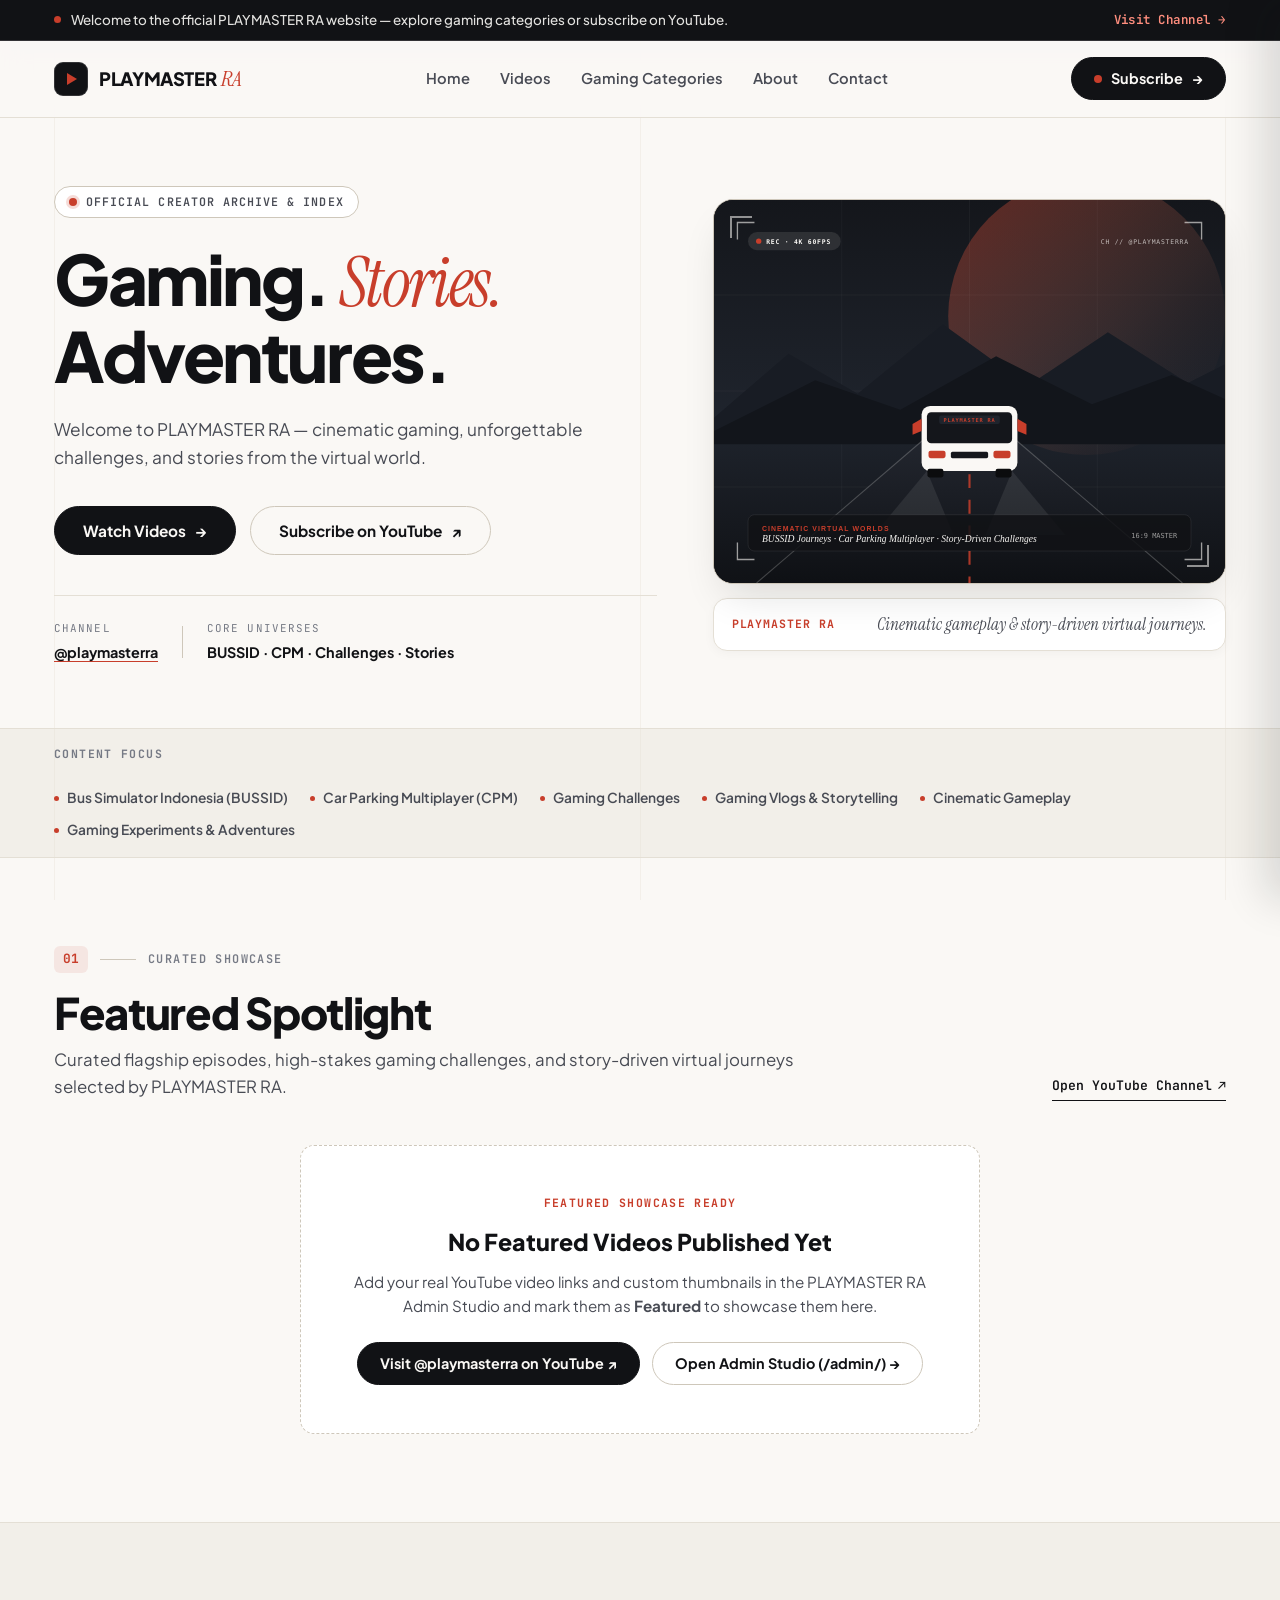
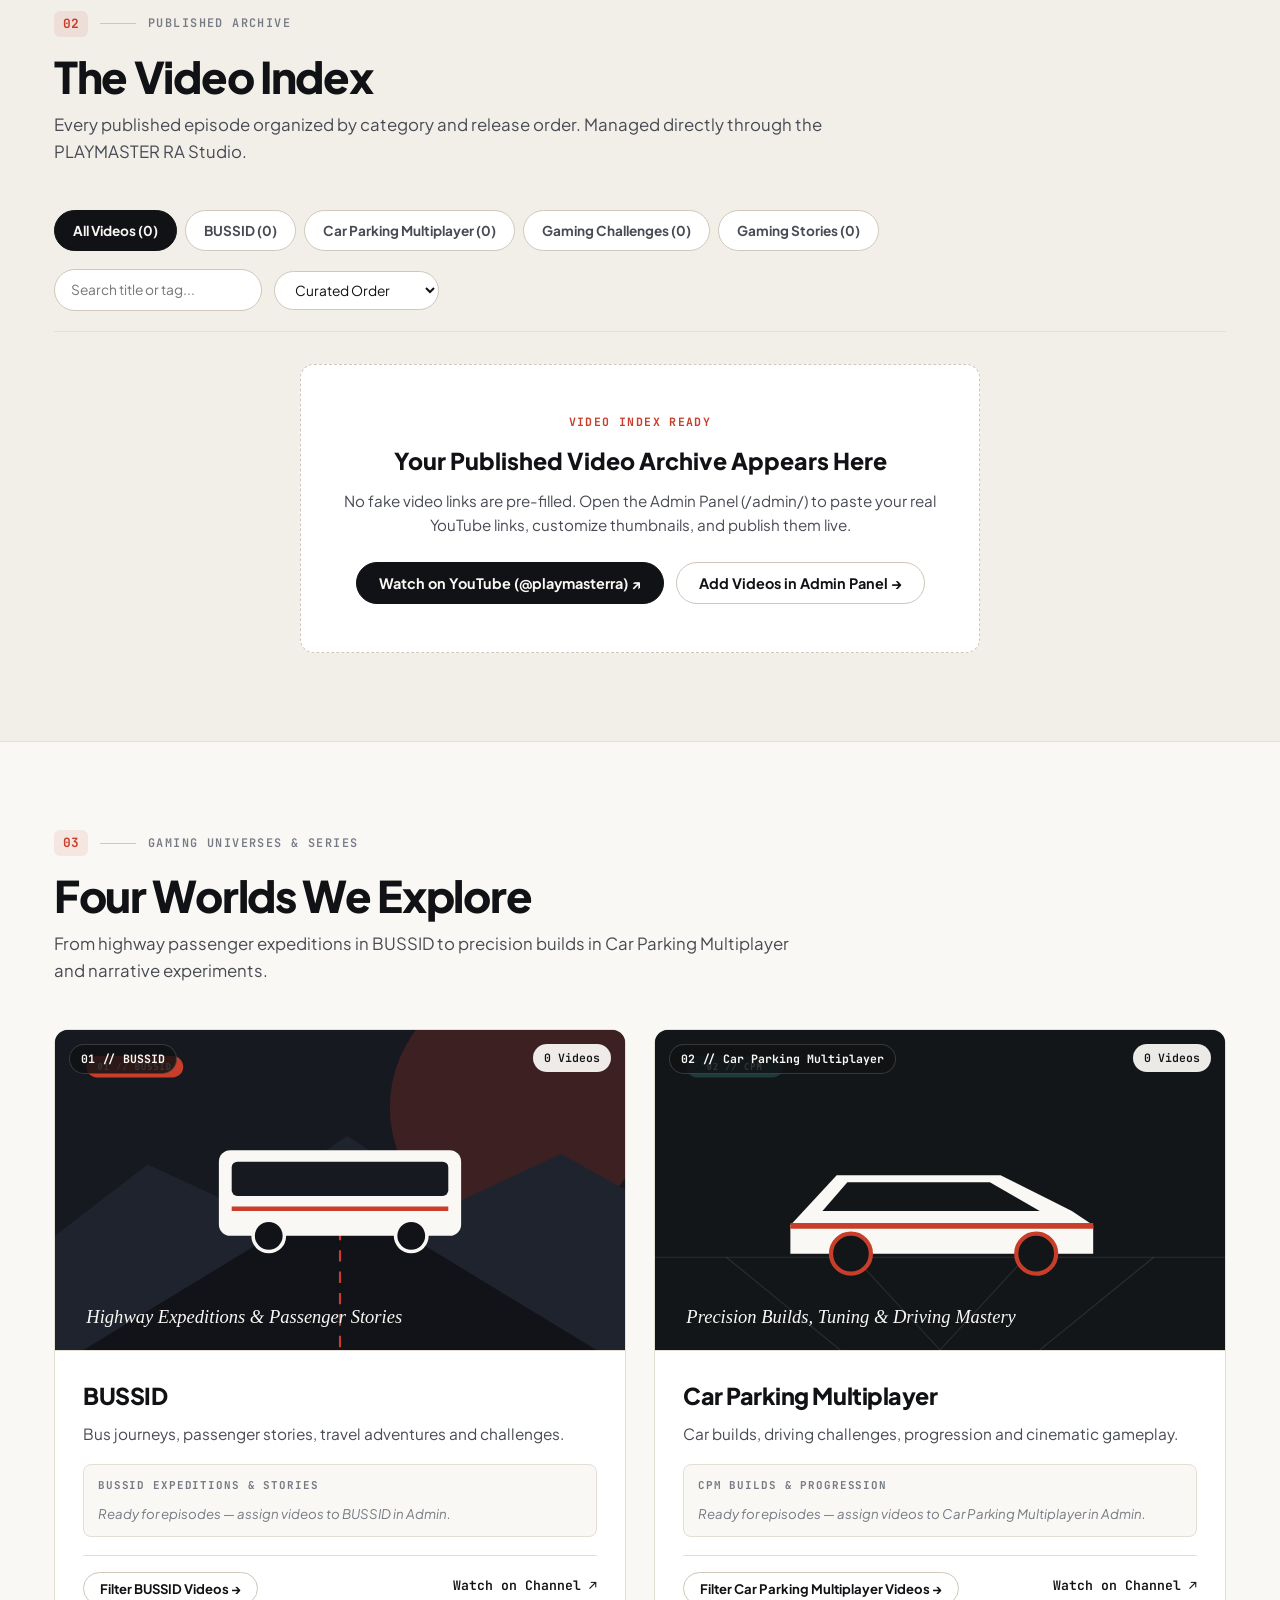
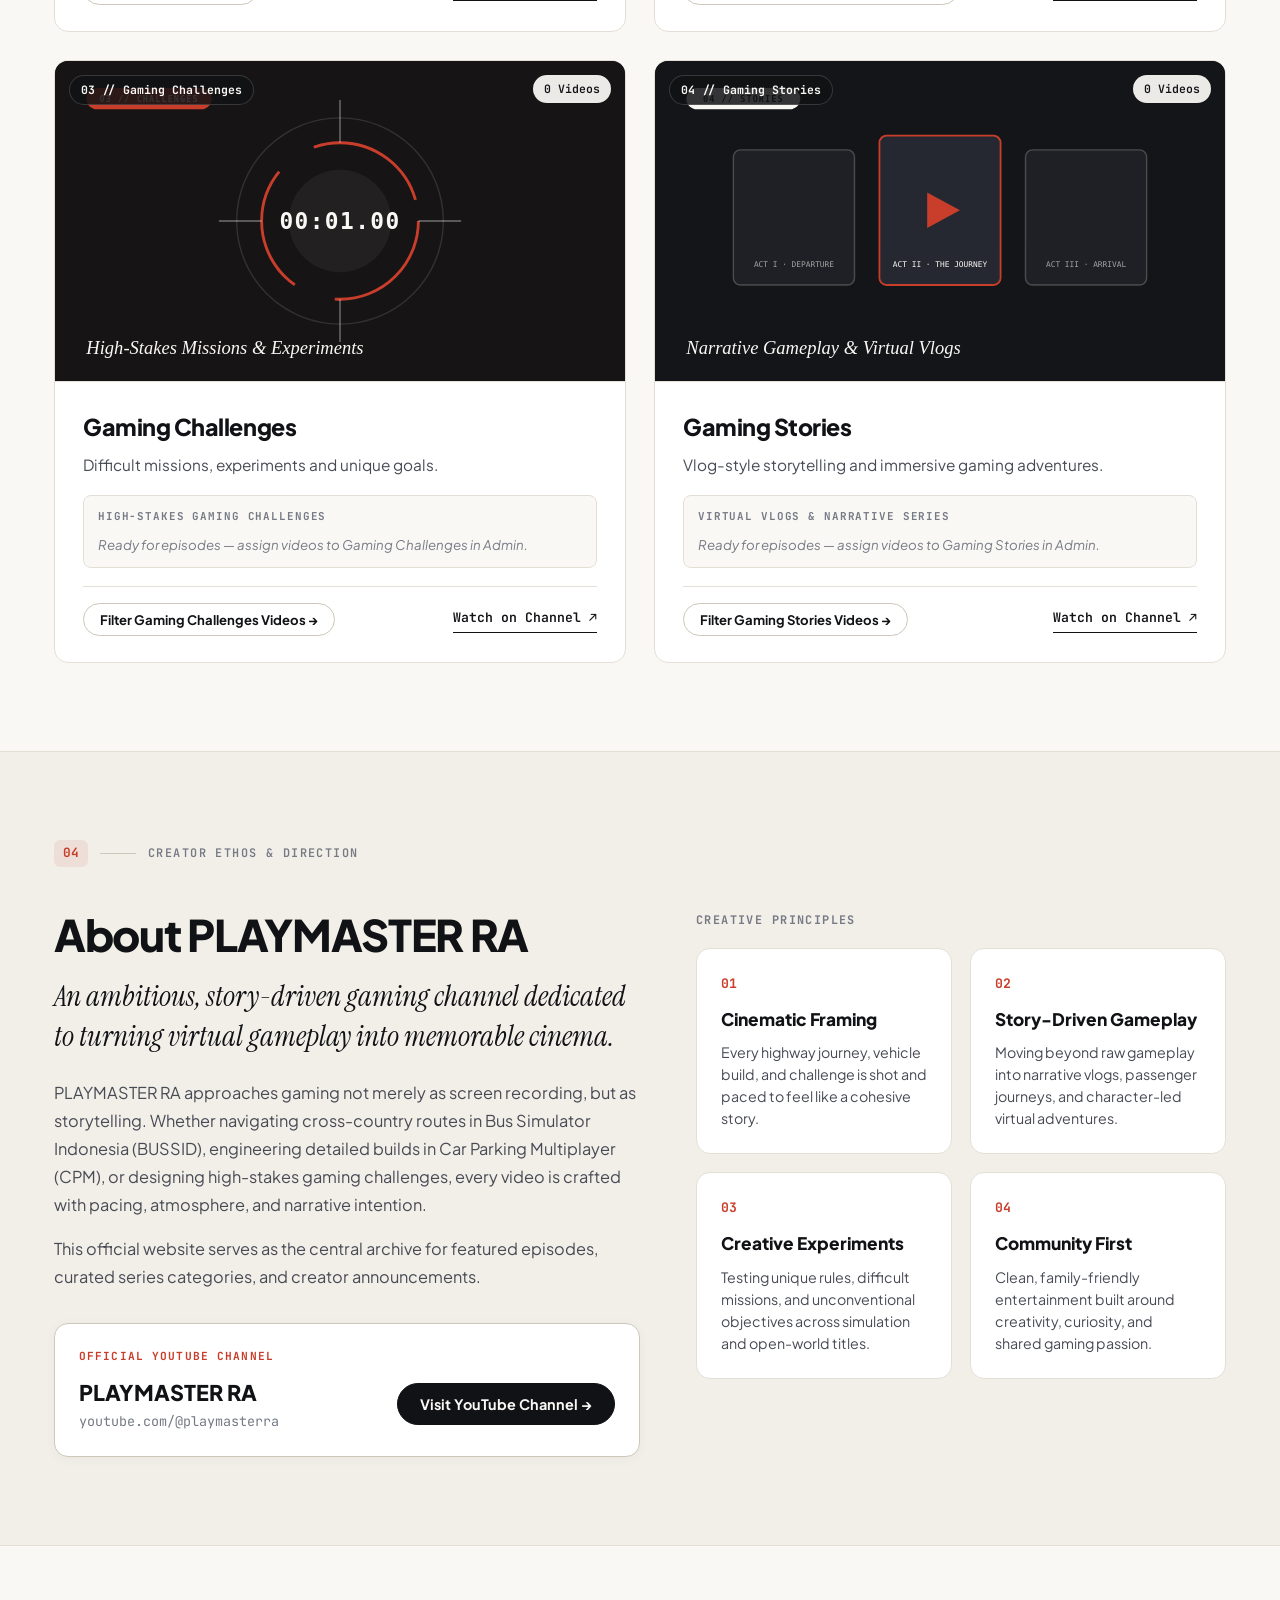
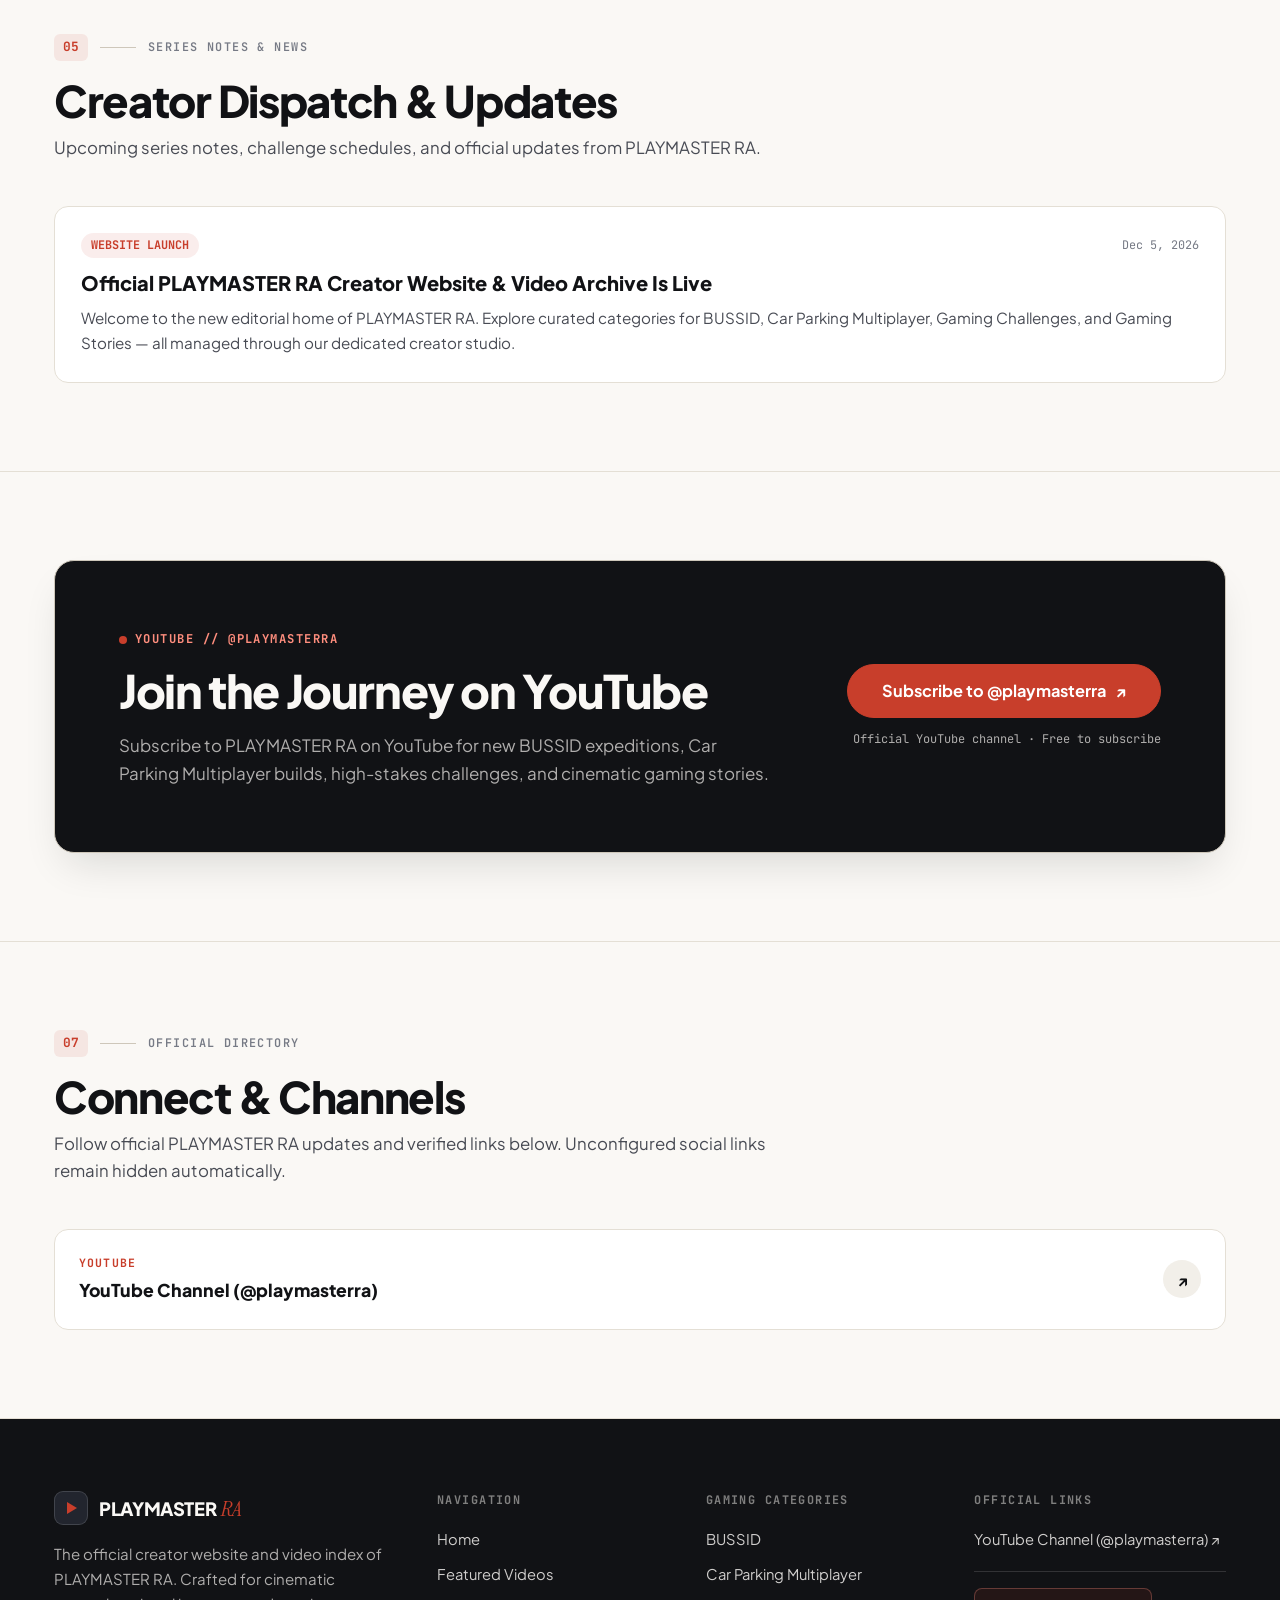
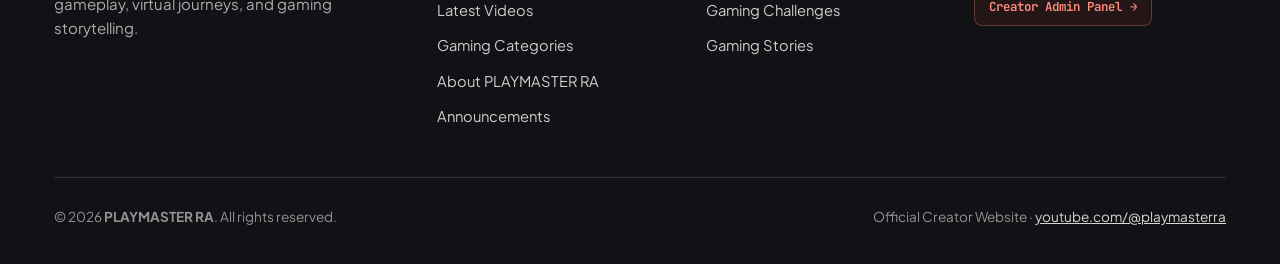
<file: index.html>
<!DOCTYPE html>
<html lang="en">
<head>
  <meta charset="utf-8">
  <meta name="viewport" content="width=device-width, initial-scale=1">
  <title>PLAYMASTER RA — Gaming. Stories. Adventures.</title>
  <meta name="description" content="Official creator website of PLAYMASTER RA. Cinematic gaming, Bus Simulator Indonesia (BUSSID) journeys, Car Parking Multiplayer (CPM) builds, gaming challenges, and virtual storytelling.">
  <meta name="theme-color" content="#FAF8F5">

  <!-- Open Graph Metadata (Section 15) -->
  <meta property="og:type" content="website">
  <meta property="og:site_name" content="PLAYMASTER RA">
  <meta property="og:title" content="PLAYMASTER RA — Gaming. Stories. Adventures.">
  <meta property="og:description" content="Welcome to PLAYMASTER RA — cinematic gaming, unforgettable challenges, and stories from the virtual world.">
  <meta property="og:image" content="assets/og-cover.svg">
  <meta property="og:image:width" content="1200">
  <meta property="og:image:height" content="630">
  <meta property="og:image:alt" content="PLAYMASTER RA — Official Creator Website">
  <meta name="twitter:card" content="summary_large_image">
  <meta name="twitter:title" content="PLAYMASTER RA — Gaming. Stories. Adventures.">
  <meta name="twitter:description" content="Cinematic gaming, BUSSID journeys, Car Parking Multiplayer builds, and stories from the virtual world.">
  <meta name="twitter:image" content="assets/og-cover.svg">

  <!-- Original PLAYMASTER RA Branding Favicon -->
  <link rel="icon" type="image/svg+xml" href="assets/favicon.svg">

  <!-- Google Fonts (Gracefully degrades to system serif/sans in offline sandboxes) -->
  <link rel="preconnect" href="https://fonts.googleapis.com">
  <link rel="preconnect" href="https://fonts.gstatic.com" crossorigin>
  <link href="https://fonts.googleapis.com/css2?family=Instrument+Serif:ital@0;1&family=JetBrains+Mono:wght@400;600&family=Plus+Jakarta+Sans:wght@400;500;600;700;800&display=swap" rel="stylesheet">

  <link rel="stylesheet" href="styles.css">

  <!-- Clean Schema.org Structured Data (Only factual supplied brand info) -->
  <script type="application/ld+json">
  {
    "@context": "https://schema.org",
    "@type": "WebSite",
    "name": "PLAYMASTER RA",
    "description": "Welcome to PLAYMASTER RA — cinematic gaming, unforgettable challenges, and stories from the virtual world.",
    "sameAs": [
      "https://youtube.com/@playmasterra"
    ]
  }
  </script>
</head>
<body>
  <a class="skip-link" href="#main-content">Skip to main content</a>

  <!-- Subtle architectural vertical grid rules (Editorial aesthetic) -->
  <div class="editorial-grid-lines" aria-hidden="true">
    <div class="grid-line"></div>
    <div class="grid-line"></div>
    <div class="grid-line"></div>
  </div>

  <!-- Optional Top Announcement Banner (Editable & Toggleable in Admin) -->
  <div id="announcement-banner" class="top-banner" hidden>
    <div class="container top-banner-inner">
      <div class="top-banner-content">
        <span class="banner-dot" aria-hidden="true"></span>
        <p id="banner-text" class="banner-text">Welcome to the official PLAYMASTER RA website — explore gaming categories or subscribe on YouTube.</p>
      </div>
      <a id="banner-link" class="banner-cta" href="https://youtube.com/@playmasterra" target="_blank" rel="noopener noreferrer">
        Visit Channel &rarr;
      </a>
    </div>
  </div>

  <!-- Admin Draft Preview Notice Bar (Only shown when opened with ?preview=draft from Admin Panel) -->
  <div id="draft-preview-bar" class="draft-preview-bar" hidden>
    <div class="container draft-preview-inner">
      <span><strong>ADMIN DRAFT PREVIEW MODE</strong> — You are viewing unpublished homepage draft changes. Public visitors only see published content.</span>
      <div class="draft-preview-actions">
        <a href="admin/" class="btn btn-xs btn-outline-light">Return to Admin Studio</a>
        <a href="index.html" class="btn btn-xs btn-light">View Live Public Version</a>
      </div>
    </div>
  </div>

  <!-- ================= A. NAVIGATION BAR ================= -->
  <header class="site-header" id="top">
    <div class="container nav-bar">
      <a href="#top" class="brand-wordmark" aria-label="PLAYMASTER RA Home">
        <span class="brand-emblem" aria-hidden="true">
          <span class="brand-play-icon"></span>
        </span>
        <span class="brand-text">PLAYMASTER <em class="brand-ra">RA</em></span>
      </a>

      <nav class="primary-nav" aria-label="Primary Navigation">
        <a href="#top" class="nav-link">Home</a>
        <a href="#videos" class="nav-link">Videos</a>
        <a href="#categories" class="nav-link">Gaming Categories</a>
        <a href="#about" class="nav-link">About</a>
        <a href="#contact" class="nav-link">Contact</a>
      </nav>

      <div class="nav-actions">
        <a
          href="https://youtube.com/@playmasterra"
          target="_blank"
          rel="noopener noreferrer"
          class="btn btn-primary btn-subscribe-nav"
          aria-label="Subscribe to PLAYMASTER RA on YouTube"
        >
          <span class="yt-dot" aria-hidden="true"></span>
          <span>Subscribe</span>
          <span aria-hidden="true">&rarr;</span>
        </a>

        <button
          type="button"
          class="mobile-menu-toggle"
          id="mobile-menu-btn"
          aria-label="Open navigation menu"
          aria-controls="mobile-drawer"
          aria-expanded="false"
        >
          <span class="burger-bar"></span>
          <span class="burger-bar"></span>
          <span class="burger-bar"></span>
        </button>
      </div>
    </div>
  </header>

  <!-- Mobile Navigation Drawer -->
  <div id="drawer-scrim" class="drawer-scrim" hidden></div>
  <aside id="mobile-drawer" class="mobile-drawer" aria-label="Mobile Navigation" aria-hidden="true">
    <div class="drawer-header">
      <span class="brand-wordmark">
        <span class="brand-emblem" aria-hidden="true"><span class="brand-play-icon"></span></span>
        <span class="brand-text">PLAYMASTER <em class="brand-ra">RA</em></span>
      </span>
      <button type="button" id="drawer-close-btn" class="drawer-close" aria-label="Close navigation menu">&times;</button>
    </div>

    <div class="drawer-body">
      <div class="drawer-section">
        <p class="drawer-label">Navigation</p>
        <nav class="drawer-links" aria-label="Mobile Sections">
          <a href="#top" class="drawer-link">Home</a>
          <a href="#featured" class="drawer-link">Featured Spotlight</a>
          <a href="#videos" class="drawer-link">Latest Videos</a>
          <a href="#categories" class="drawer-link">Gaming Categories</a>
          <a href="#about" class="drawer-link">About PLAYMASTER RA</a>
          <a href="#announcements" class="drawer-link">Updates &amp; Dispatch</a>
          <a href="#contact" class="drawer-link">Contact &amp; Links</a>
        </nav>
      </div>

      <div class="drawer-section">
        <p class="drawer-label">Official Channel</p>
        <a
          href="https://youtube.com/@playmasterra"
          target="_blank"
          rel="noopener noreferrer"
          class="btn btn-primary btn-block"
        >
          <span>Subscribe on YouTube (@playmasterra) &rarr;</span>
        </a>
      </div>
    </div>

    <div class="drawer-footer">
      <a href="admin/" class="drawer-admin-link">Creator Admin Studio &rarr;</a>
    </div>
  </aside>

  <!-- ================= MAIN CONTENT ================= -->
  <main id="main-content">

    <!-- ================= B. HERO SECTION ================= -->
    <section id="hero" class="hero-section">
      <div class="container">
        <div class="hero-grid">
          <div class="hero-copy">
            <div class="eyebrow-tag">
              <span class="rec-indicator" aria-hidden="true"></span>
              <span id="hero-badge">OFFICIAL CREATOR ARCHIVE &amp; INDEX</span>
            </div>

            <h1 id="hero-heading" class="hero-title">
              Gaming. <em class="serif-accent">Stories.</em> Adventures.
            </h1>

            <p id="hero-subtitle" class="hero-subtitle">
              Welcome to PLAYMASTER RA — cinematic gaming, unforgettable challenges, and stories from the virtual world.
            </p>

            <div class="hero-cta-group">
              <a id="hero-primary-btn" href="#videos" class="btn btn-primary btn-lg">
                <span>Watch Videos</span>
                <span aria-hidden="true">&rarr;</span>
              </a>
              <a
                id="hero-secondary-btn"
                href="https://youtube.com/@playmasterra"
                target="_blank"
                rel="noopener noreferrer"
                class="btn btn-outline btn-lg"
              >
                <span>Subscribe on YouTube</span>
                <span aria-hidden="true">&#8599;</span>
              </a>
            </div>

            <div class="hero-meta-row" aria-label="Channel Focus">
              <div class="hero-meta-item">
                <span class="meta-kicker">CHANNEL</span>
                <a href="https://youtube.com/@playmasterra" target="_blank" rel="noopener noreferrer" class="meta-value link-underline">@playmasterra</a>
              </div>
              <div class="hero-meta-divider" aria-hidden="true"></div>
              <div class="hero-meta-item">
                <span class="meta-kicker">CORE UNIVERSES</span>
                <span class="meta-value">BUSSID &middot; CPM &middot; Challenges &middot; Stories</span>
              </div>
            </div>
          </div>

          <div class="hero-visual-col">
            <div class="hero-frame">
              <img
                id="hero-image"
                src="assets/hero-cinema.svg"
                alt="PLAYMASTER RA cinematic highway and virtual gaming worlds illustration"
                width="960"
                height="720"
                class="hero-artwork"
                fetchpriority="high"
              >
              <span class="corner-bracket tl" aria-hidden="true"></span>
              <span class="corner-bracket br" aria-hidden="true"></span>
            </div>
            <div class="hero-floating-caption">
              <span class="caption-index">PLAYMASTER RA</span>
              <p class="caption-quote">Cinematic gameplay &amp; story-driven virtual journeys.</p>
            </div>
          </div>
        </div>
      </div>

      <!-- Editorial Content Focus Ribbon (From Section 2 Main Content List) -->
      <div class="focus-ribbon" aria-label="Content Focus Areas">
        <div class="container focus-ribbon-inner">
          <span class="ribbon-label">CONTENT FOCUS</span>
          <ul class="ribbon-list">
            <li>Bus Simulator Indonesia (BUSSID)</li>
            <li>Car Parking Multiplayer (CPM)</li>
            <li>Gaming Challenges</li>
            <li>Gaming Vlogs &amp; Storytelling</li>
            <li>Cinematic Gameplay</li>
            <li>Gaming Experiments &amp; Adventures</li>
          </ul>
        </div>
      </div>
    </section>

    <!-- Dynamic Reorderable Sections Container (Controlled via Admin Homepage Editor) -->
    <div id="dynamic-sections-root">

      <!-- ================= C. FEATURED VIDEO SECTION ================= -->
      <section id="featured" class="editorial-section" data-section-key="featured">
        <div class="container">
          <div class="section-header">
            <div class="section-index-row">
              <span class="section-num">01</span>
              <span class="section-rule" aria-hidden="true"></span>
              <span class="section-kicker">CURATED SHOWCASE</span>
            </div>
            <div class="section-heading-row">
              <div>
                <h2 id="featured-heading" class="section-title">Featured Spotlight</h2>
                <p id="featured-subheading" class="section-subtitle">
                  Curated flagship episodes, high-stakes gaming challenges, and story-driven virtual journeys selected by PLAYMASTER RA.
                </p>
              </div>
              <a
                href="https://youtube.com/@playmasterra"
                target="_blank"
                rel="noopener noreferrer"
                class="section-action-link"
              >
                <span>Open YouTube Channel</span>
                <span aria-hidden="true">&#8599;</span>
              </a>
            </div>
          </div>

          <div id="featured-videos-container" class="featured-grid" aria-live="polite">
            <!-- Populated dynamically by script.js -->
          </div>
        </div>
      </section>

      <!-- ================= D. LATEST VIDEOS SECTION ================= -->
      <section id="videos" class="editorial-section section-alt" data-section-key="latest">
        <div class="container">
          <div class="section-header">
            <div class="section-index-row">
              <span class="section-num">02</span>
              <span class="section-rule" aria-hidden="true"></span>
              <span class="section-kicker">PUBLISHED ARCHIVE</span>
            </div>
            <div class="section-heading-row">
              <div>
                <h2 id="latest-heading" class="section-title">The Video Index</h2>
                <p id="latest-subheading" class="section-subtitle">
                  Every published episode organized by category and release order. Managed directly through the PLAYMASTER RA Studio.
                </p>
              </div>
            </div>
          </div>

          <!-- Filter, Search & Sort Controls -->
          <div class="archive-toolbar" role="region" aria-label="Filter and sort videos">
            <div id="video-category-pills" class="filter-pills" role="tablist" aria-label="Filter videos by category">
              <button type="button" class="filter-pill active" data-category="all" role="tab" aria-selected="true">
                All Videos
              </button>
            </div>

            <div class="archive-controls">
              <div class="search-input-wrap">
                <label for="public-video-search" class="sr-only">Search videos</label>
                <input
                  type="search"
                  id="public-video-search"
                  class="archive-search-input"
                  placeholder="Search title or tag..."
                  autocomplete="off"
                >
              </div>

              <div class="sort-select-wrap">
                <label for="public-video-sort" class="sr-only">Sort videos</label>
                <select id="public-video-sort" class="archive-sort-select">
                  <option value="order">Curated Order</option>
                  <option value="newest">Newest First</option>
                  <option value="oldest">Oldest First</option>
                  <option value="title">Title (A–Z)</option>
                </select>
              </div>
            </div>
          </div>

          <!-- Latest Videos Responsive Grid -->
          <div id="latest-videos-container" class="videos-grid" aria-live="polite">
            <!-- Populated dynamically by script.js -->
          </div>
        </div>
      </section>

      <!-- ================= E. GAMING CATEGORIES SECTION ================= -->
      <section id="categories" class="editorial-section" data-section-key="categories">
        <div class="container">
          <div class="section-header">
            <div class="section-index-row">
              <span class="section-num">03</span>
              <span class="section-rule" aria-hidden="true"></span>
              <span class="section-kicker">GAMING UNIVERSES &amp; SERIES</span>
            </div>
            <div class="section-heading-row">
              <div>
                <h2 id="categories-heading" class="section-title">Four Worlds We Explore</h2>
                <p id="categories-subheading" class="section-subtitle">
                  From highway passenger expeditions in BUSSID to precision builds in Car Parking Multiplayer and narrative experiments.
                </p>
              </div>
            </div>
          </div>

          <div id="categories-container" class="categories-grid" aria-live="polite">
            <!-- Populated dynamically by script.js -->
          </div>
        </div>
      </section>

      <!-- ================= F. ABOUT PLAYMASTER RA ================= -->
      <section id="about" class="editorial-section section-alt" data-section-key="about">
        <div class="container">
          <div class="section-header">
            <div class="section-index-row">
              <span class="section-num">04</span>
              <span class="section-rule" aria-hidden="true"></span>
              <span class="section-kicker">CREATOR ETHOS &amp; DIRECTION</span>
            </div>
          </div>

          <div class="about-editorial-layout">
            <div class="about-main-col">
              <h2 id="about-heading" class="section-title">About PLAYMASTER RA</h2>
              <p id="about-lead" class="about-lead-copy">
                An ambitious, story-driven gaming channel dedicated to turning virtual gameplay into memorable cinema.
              </p>
              <div id="about-body" class="about-body-copy">
                <p>
                  PLAYMASTER RA approaches gaming not merely as screen recording, but as storytelling. Whether navigating cross-country routes in Bus Simulator Indonesia (BUSSID), engineering detailed builds in Car Parking Multiplayer (CPM), or designing high-stakes gaming challenges, every video is crafted with pacing, atmosphere, and narrative intention.
                </p>
                <p>
                  This official website serves as the central archive for featured episodes, curated series categories, and creator announcements.
                </p>
              </div>

              <div class="about-brand-card">
                <div class="about-brand-badge">OFFICIAL YOUTUBE CHANNEL</div>
                <div class="about-brand-row">
                  <div>
                    <h3 class="about-brand-name">PLAYMASTER RA</h3>
                    <p class="about-brand-url">youtube.com/@playmasterra</p>
                  </div>
                  <a
                    href="https://youtube.com/@playmasterra"
                    target="_blank"
                    rel="noopener noreferrer"
                    class="btn btn-primary"
                  >
                    <span>Visit YouTube Channel &rarr;</span>
                  </a>
                </div>
              </div>
            </div>

            <div class="about-pillars-col">
              <div class="pillars-label">CREATIVE PRINCIPLES</div>
              <div id="about-pillars-grid" class="pillars-grid">
                <!-- Populated dynamically from homepage settings -->
              </div>
            </div>
          </div>
        </div>
      </section>

      <!-- ================= H. UPDATES AND ANNOUNCEMENTS ================= -->
      <section id="announcements" class="editorial-section" data-section-key="announcements">
        <div class="container">
          <div class="section-header">
            <div class="section-index-row">
              <span class="section-num">05</span>
              <span class="section-rule" aria-hidden="true"></span>
              <span class="section-kicker">SERIES NOTES &amp; NEWS</span>
            </div>
            <div class="section-heading-row">
              <div>
                <h2 id="announcements-heading" class="section-title">Creator Dispatch &amp; Updates</h2>
                <p id="announcements-subheading" class="section-subtitle">
                  Upcoming series notes, challenge schedules, and official updates from PLAYMASTER RA.
                </p>
              </div>
            </div>
          </div>

          <div id="announcements-container" class="announcements-list" aria-live="polite">
            <!-- Populated dynamically by script.js -->
          </div>
        </div>
      </section>

      <!-- ================= G. CHANNEL SUBSCRIPTION SECTION ================= -->
      <section id="subscribe" class="editorial-section section-subscribe" data-section-key="subscription">
        <div class="container">
          <div class="subscribe-banner-card">
            <div class="subscribe-card-grid">
              <div class="subscribe-copy-col">
                <div class="subscribe-eyebrow">
                  <span class="yt-dot" aria-hidden="true"></span>
                  <span>YOUTUBE // @PLAYMASTERRA</span>
                </div>
                <h2 id="subscription-heading" class="subscribe-title">
                  Join the Journey on YouTube
                </h2>
                <p id="subscription-text" class="subscribe-description">
                  Subscribe to PLAYMASTER RA on YouTube for new BUSSID expeditions, Car Parking Multiplayer builds, high-stakes challenges, and cinematic gaming stories.
                </p>
              </div>
              <div class="subscribe-cta-col">
                <a
                  id="subscription-btn"
                  href="https://youtube.com/@playmasterra"
                  target="_blank"
                  rel="noopener noreferrer"
                  class="btn btn-accent btn-xl"
                >
                  <span>Subscribe to @playmasterra</span>
                  <span aria-hidden="true">&#8599;</span>
                </a>
                <p class="subscribe-note">Official YouTube channel &middot; Free to subscribe</p>
              </div>
            </div>
          </div>
        </div>
      </section>

      <!-- ================= I. CONTACT AND SOCIAL LINKS ================= -->
      <section id="contact" class="editorial-section" data-section-key="contact">
        <div class="container">
          <div class="section-header">
            <div class="section-index-row">
              <span class="section-num">06</span>
              <span class="section-rule" aria-hidden="true"></span>
              <span class="section-kicker">OFFICIAL DIRECTORY</span>
            </div>
            <div class="section-heading-row">
              <div>
                <h2 id="contact-heading" class="section-title">Connect &amp; Channels</h2>
                <p id="contact-text" class="section-subtitle">
                  Follow official PLAYMASTER RA updates and verified links below. Unconfigured social links remain hidden automatically.
                </p>
              </div>
            </div>
          </div>

          <div id="social-links-container" class="social-directory-grid" aria-live="polite">
            <!-- Populated dynamically by script.js (hides any unconfigured links) -->
          </div>
        </div>
      </section>

    </div>
  </main>

  <!-- ================= J. FOOTER ================= -->
  <footer class="site-footer">
    <div class="container">
      <div class="footer-top-grid">
        <div class="footer-brand-col">
          <a href="#top" class="brand-wordmark footer-wordmark">
            <span class="brand-emblem" aria-hidden="true"><span class="brand-play-icon"></span></span>
            <span class="brand-text">PLAYMASTER <em class="brand-ra">RA</em></span>
          </a>
          <p id="footer-description" class="footer-bio">
            The official creator website and video index of PLAYMASTER RA. Crafted for cinematic gameplay, virtual journeys, and gaming storytelling.
          </p>
        </div>

        <div class="footer-links-col">
          <h3 class="footer-col-title">Navigation</h3>
          <ul class="footer-link-list">
            <li><a href="#top">Home</a></li>
            <li><a href="#featured">Featured Videos</a></li>
            <li><a href="#videos">Latest Videos</a></li>
            <li><a href="#categories">Gaming Categories</a></li>
            <li><a href="#about">About PLAYMASTER RA</a></li>
            <li><a href="#announcements">Announcements</a></li>
          </ul>
        </div>

        <div class="footer-links-col">
          <h3 class="footer-col-title">Gaming Categories</h3>
          <ul id="footer-categories-list" class="footer-link-list">
            <li><a href="#categories">BUSSID</a></li>
            <li><a href="#categories">Car Parking Multiplayer</a></li>
            <li><a href="#categories">Gaming Challenges</a></li>
            <li><a href="#categories">Gaming Stories</a></li>
          </ul>
        </div>

        <div class="footer-links-col">
          <h3 class="footer-col-title">Official Links</h3>
          <ul id="footer-social-list" class="footer-link-list">
            <li>
              <a href="https://youtube.com/@playmasterra" target="_blank" rel="noopener noreferrer">
                YouTube (@playmasterra) &#8599;
              </a>
            </li>
          </ul>
          <div class="footer-studio-box">
            <a href="admin/" class="footer-admin-btn">
              <span>Creator Admin Panel</span>
              <span aria-hidden="true">&rarr;</span>
            </a>
          </div>
        </div>
      </div>

      <div class="footer-bottom-bar">
        <p class="copyright-line">
          &copy; <span id="current-year">2026</span> <strong>PLAYMASTER RA</strong>. All rights reserved.
        </p>
        <p class="footer-meta-note">
          Official Creator Website &middot; <a href="https://youtube.com/@playmasterra" target="_blank" rel="noopener noreferrer">youtube.com/@playmasterra</a>
        </p>
      </div>
    </div>
  </footer>

  <!-- Video Theatre / Quick Watch Modal -->
  <div id="video-modal" class="video-modal" role="dialog" aria-modal="true" aria-labelledby="video-modal-title" hidden>
    <div class="video-modal-backdrop" id="video-modal-backdrop"></div>
    <div class="video-modal-dialog">
      <div class="video-modal-header">
        <div>
          <span id="video-modal-category" class="modal-kicker">CATEGORY</span>
          <h3 id="video-modal-title" class="modal-title">Video Title</h3>
        </div>
        <button type="button" id="video-modal-close" class="modal-close-btn" aria-label="Close video player">&times;</button>
      </div>
      <div class="video-modal-body">
        <div id="video-modal-embed-wrap" class="video-embed-aspect"></div>
        <div class="video-modal-footer">
          <p id="video-modal-desc" class="modal-desc"></p>
          <a
            id="video-modal-yt-link"
            href="https://youtube.com/@playmasterra"
            target="_blank"
            rel="noopener noreferrer"
            class="btn btn-primary"
          >
            <span>Watch directly on YouTube &#8599;</span>
          </a>
        </div>
      </div>
    </div>
  </div>

  <script src="config.js"></script>
  <script src="script.js"></script>
</body>
</html>
</file>
<file: styles.css>
/* ============================================================================
   PLAYMASTER RA — PUBLIC EDITORIAL DESIGN SYSTEM (styles.css)
   Design Language: High-Craft Editorial Creator Brand
   Palette: Warm Alabaster Paper (#FAF8F5), Pure Surface (#FFFFFF),
            Deep Charcoal Ink (#111215), Editorial Vermilion Accent (#C83E2B)
   ============================================================================ */

:root {
  /* Editorial Light Surfaces */
  --bg: #FAF8F5;
  --bg-alt: #F2EFE9;
  --surface: #FFFFFF;
  --surface-dark: #111215;
  --surface-dark-2: #181A20;

  /* Ink Hierarchy */
  --ink: #111215;
  --ink-2: #484B54;
  --ink-3: #767A85;
  --ink-on-dark: #FAF8F5;
  --ink-on-dark-muted: rgba(250, 248, 245, 0.68);

  /* Architectural Hairlines */
  --line: #E4DFD5;
  --line-strong: #CEC7BA;
  --line-dark: rgba(250, 248, 245, 0.14);

  /* Understated Editorial Accents */
  --accent: #C83E2B;
  --accent-hover: #A93020;
  --accent-soft: rgba(200, 62, 43, 0.09);
  --accent-teal: #1E3A3A;
  --accent-amber: #B47812;

  /* Typography */
  --font-sans: 'Plus Jakarta Sans', -apple-system, BlinkMacSystemFont, 'Segoe UI', Roboto, sans-serif;
  --font-serif: 'Instrument Serif', Georgia, 'Times New Roman', serif;
  --font-mono: 'JetBrains Mono', ui-monospace, SFMono-Regular, Menlo, Consolas, monospace;

  /* Layout & Spacing */
  --container-max: 1220px;
  --radius-sm: 8px;
  --radius-md: 14px;
  --radius-lg: 20px;
  --radius-pill: 999px;

  /* Shadows & Transitions */
  --shadow-subtle: 0 2px 12px rgba(17, 18, 21, 0.04);
  --shadow-card: 0 12px 32px -8px rgba(17, 18, 21, 0.08);
  --shadow-hover: 0 20px 42px -12px rgba(17, 18, 21, 0.14);
  --ease-out: cubic-bezier(0.16, 1, 0.3, 1);
}

/* ============================================================================
   1. RESET & BASE ACCESSIBILITY
   ============================================================================ */
*,
*::before,
*::after {
  box-sizing: border-box;
  margin: 0;
  padding: 0;
}

html {
  scroll-behavior: smooth;
  font-size: 16px;
  -webkit-text-size-adjust: 100%;
  background-color: var(--bg);
  color: var(--ink);
}

body {
  font-family: var(--font-sans);
  background-color: var(--bg);
  color: var(--ink);
  line-height: 1.6;
  overflow-x: hidden;
  -webkit-font-smoothing: antialiased;
  -moz-osx-font-smoothing: grayscale;
  position: relative;
}

img,
svg,
video {
  max-width: 100%;
  display: block;
}

a {
  color: inherit;
  text-decoration: none;
  transition: color 0.2s var(--ease-out), opacity 0.2s var(--ease-out);
}

button,
input,
select,
textarea {
  font: inherit;
  color: inherit;
}

button {
  cursor: pointer;
  background: none;
  border: none;
}

/* Visible Keyboard Focus Indicators (Section 14) */
:focus-visible {
  outline: 2.5px solid var(--accent);
  outline-offset: 3px;
}

.sr-only {
  position: absolute;
  width: 1px;
  height: 1px;
  padding: 0;
  margin: -1px;
  overflow: hidden;
  clip: rect(0, 0, 0, 0);
  white-space: nowrap;
  border: 0;
}

.skip-link {
  position: fixed;
  top: -100px;
  left: 16px;
  z-index: 9999;
  background: var(--ink);
  color: var(--ink-on-dark);
  padding: 10px 18px;
  border-radius: var(--radius-sm);
  font-weight: 700;
  font-size: 0.875rem;
  transition: top 0.2s ease;
}

.skip-link:focus {
  top: 16px;
}

/* Subtle Architectural Grid Lines */
.editorial-grid-lines {
  position: fixed;
  inset: 0;
  max-width: var(--container-max);
  margin: 0 auto;
  pointer-events: none;
  z-index: 0;
  display: flex;
  justify-content: space-between;
  padding: 0 24px;
  opacity: 0.35;
}

.editorial-grid-lines .grid-line {
  width: 1px;
  height: 100%;
  background: var(--line);
}

.container {
  width: 100%;
  max-width: var(--container-max);
  margin: 0 auto;
  padding: 0 24px;
  position: relative;
  z-index: 1;
}

/* ============================================================================
   2. TOP ANNOUNCEMENT BANNER & DRAFT PREVIEW BAR
   ============================================================================ */
.top-banner {
  background: var(--surface-dark);
  color: var(--ink-on-dark);
  border-bottom: 1px solid var(--line-dark);
  font-size: 0.84rem;
  padding: 9px 0;
  position: relative;
  z-index: 40;
}

.top-banner-inner {
  display: flex;
  align-items: center;
  justify-content: space-between;
  gap: 16px;
  flex-wrap: wrap;
}

.top-banner-content {
  display: flex;
  align-items: center;
  gap: 10px;
}

.banner-dot {
  width: 7px;
  height: 7px;
  border-radius: 50%;
  background: var(--accent);
  flex-shrink: 0;
}

.banner-text {
  color: rgba(250, 248, 245, 0.9);
  font-weight: 500;
}

.banner-cta {
  font-family: var(--font-mono);
  font-size: 0.78rem;
  font-weight: 600;
  letter-spacing: 0.04em;
  color: #FF8E7E;
  white-space: nowrap;
}

.banner-cta:hover {
  color: #FFFFFF;
  text-decoration: underline;
}

.draft-preview-bar {
  background: #8B2618;
  color: #FFFFFF;
  padding: 10px 0;
  font-size: 0.85rem;
  position: sticky;
  top: 0;
  z-index: 100;
  box-shadow: 0 4px 14px rgba(0, 0, 0, 0.2);
}

.draft-preview-inner {
  display: flex;
  align-items: center;
  justify-content: space-between;
  gap: 12px;
  flex-wrap: wrap;
}

.draft-preview-actions {
  display: flex;
  align-items: center;
  gap: 8px;
}

/* ============================================================================
   3. NAVIGATION BAR & MOBILE DRAWER (Section 3A)
   ============================================================================ */
.site-header {
  position: sticky;
  top: 0;
  z-index: 50;
  background: rgba(250, 248, 245, 0.9);
  backdrop-filter: blur(14px);
  -webkit-backdrop-filter: blur(14px);
  border-bottom: 1px solid var(--line);
}

.nav-bar {
  height: 76px;
  display: flex;
  align-items: center;
  justify-content: space-between;
  gap: 24px;
}

.brand-wordmark {
  display: inline-flex;
  align-items: center;
  gap: 11px;
  font-weight: 800;
  font-size: 1.15rem;
  letter-spacing: -0.02em;
  color: var(--ink);
  flex-shrink: 0;
}

.brand-emblem {
  width: 34px;
  height: 34px;
  border-radius: 9px;
  background: var(--ink);
  display: inline-flex;
  align-items: center;
  justify-content: center;
  box-shadow: inset 0 0 0 1px rgba(255, 255, 255, 0.14);
}

.brand-play-icon {
  width: 0;
  height: 0;
  border-top: 6px solid transparent;
  border-bottom: 6px solid transparent;
  border-left: 10px solid var(--accent);
  margin-left: 2px;
}

.brand-text {
  display: inline-flex;
  align-items: baseline;
  gap: 5px;
}

.brand-ra {
  font-family: var(--font-serif);
  font-style: italic;
  font-weight: 400;
  font-size: 1.38rem;
  color: var(--accent);
  letter-spacing: 0;
}

.primary-nav {
  display: flex;
  align-items: center;
  gap: 30px;
}

.nav-link {
  font-size: 0.92rem;
  font-weight: 600;
  color: var(--ink-2);
  position: relative;
  padding: 6px 0;
}

.nav-link::after {
  content: '';
  position: absolute;
  left: 0;
  bottom: 0;
  width: 100%;
  height: 1.5px;
  background: var(--ink);
  transform: scaleX(0);
  transform-origin: right;
  transition: transform 0.28s var(--ease-out);
}

.nav-link:hover {
  color: var(--ink);
}

.nav-link:hover::after {
  transform: scaleX(1);
  transform-origin: left;
}

.nav-actions {
  display: flex;
  align-items: center;
  gap: 12px;
}

/* Buttons */
.btn {
  display: inline-flex;
  align-items: center;
  justify-content: center;
  gap: 9px;
  font-weight: 700;
  font-size: 0.9rem;
  line-height: 1;
  padding: 13px 22px;
  border-radius: var(--radius-pill);
  border: 1.5px solid transparent;
  transition: transform 0.2s var(--ease-out), background-color 0.2s var(--ease-out),
    border-color 0.2s var(--ease-out), box-shadow 0.2s var(--ease-out), color 0.2s var(--ease-out);
  white-space: nowrap;
}

.btn:active {
  transform: translateY(1px);
}

.btn-primary {
  background: var(--ink);
  color: var(--ink-on-dark);
  border-color: var(--ink);
}

.btn-primary:hover {
  background: var(--accent);
  border-color: var(--accent);
  color: #FFFFFF;
  box-shadow: 0 8px 22px rgba(200, 62, 43, 0.25);
}

.btn-accent {
  background: var(--accent);
  color: #FFFFFF;
  border-color: var(--accent);
}

.btn-accent:hover {
  background: var(--accent-hover);
  border-color: var(--accent-hover);
  box-shadow: 0 10px 26px rgba(200, 62, 43, 0.35);
}

.btn-outline {
  background: transparent;
  color: var(--ink);
  border-color: var(--line-strong);
}

.btn-outline:hover {
  border-color: var(--ink);
  background: var(--surface);
}

.btn-outline-light {
  background: transparent;
  color: #FFFFFF;
  border-color: rgba(255, 255, 255, 0.45);
}

.btn-light {
  background: #FFFFFF;
  color: var(--ink);
}

.btn-xs {
  padding: 6px 12px;
  font-size: 0.78rem;
}

.btn-sm {
  padding: 9px 16px;
  font-size: 0.82rem;
}

.btn-lg {
  padding: 16px 28px;
  font-size: 0.96rem;
}

.btn-xl {
  padding: 18px 34px;
  font-size: 1.02rem;
}

.btn-block {
  width: 100%;
}

.yt-dot {
  width: 8px;
  height: 8px;
  border-radius: 50%;
  background: var(--accent);
  display: inline-block;
}

.btn-primary:hover .yt-dot {
  background: #FFFFFF;
}

/* Mobile Hamburger Button */
.mobile-menu-toggle {
  display: none;
  width: 42px;
  height: 42px;
  border-radius: 10px;
  border: 1px solid var(--line-strong);
  background: var(--surface);
  align-items: center;
  justify-content: center;
  flex-direction: column;
  gap: 5px;
}

.burger-bar {
  width: 18px;
  height: 2px;
  background: var(--ink);
  border-radius: 2px;
  transition: transform 0.2s ease, opacity 0.2s ease;
}

/* Mobile Drawer */
.drawer-scrim {
  position: fixed;
  inset: 0;
  background: rgba(17, 18, 21, 0.48);
  backdrop-filter: blur(4px);
  z-index: 90;
}

.mobile-drawer {
  position: fixed;
  top: 0;
  right: 0;
  width: min(360px, 90vw);
  height: 100vh;
  background: var(--bg);
  border-left: 1px solid var(--line);
  z-index: 95;
  display: flex;
  flex-direction: column;
  justify-content: space-between;
  padding: 24px;
  transform: translateX(100%);
  transition: transform 0.3s var(--ease-out);
  box-shadow: -16px 0 40px rgba(17, 18, 21, 0.14);
}

.mobile-drawer.is-open {
  transform: translateX(0);
}

.drawer-header {
  display: flex;
  align-items: center;
  justify-content: space-between;
  padding-bottom: 20px;
  border-bottom: 1px solid var(--line);
}

.drawer-close {
  width: 38px;
  height: 38px;
  border-radius: 50%;
  border: 1px solid var(--line-strong);
  font-size: 1.4rem;
  line-height: 1;
  display: flex;
  align-items: center;
  justify-content: center;
}

.drawer-body {
  padding: 24px 0;
  overflow-y: auto;
  flex: 1;
  display: flex;
  flex-direction: column;
  gap: 28px;
}

.drawer-label {
  font-family: var(--font-mono);
  font-size: 0.72rem;
  letter-spacing: 0.12em;
  text-transform: uppercase;
  color: var(--ink-3);
  margin-bottom: 12px;
}

.drawer-links {
  display: flex;
  flex-direction: column;
  gap: 4px;
}

.drawer-link {
  font-size: 1.15rem;
  font-weight: 700;
  padding: 10px 0;
  border-bottom: 1px solid var(--line);
  color: var(--ink);
}

.drawer-link:hover {
  color: var(--accent);
}

.drawer-footer {
  padding-top: 18px;
  border-top: 1px solid var(--line);
}

.drawer-admin-link {
  font-family: var(--font-mono);
  font-size: 0.8rem;
  color: var(--ink-2);
  font-weight: 600;
}

/* ============================================================================
   4. HERO SECTION (Section 3B)
   ============================================================================ */
.hero-section {
  padding: 68px 0 0;
  border-bottom: 1px solid var(--line);
}

.hero-grid {
  display: grid;
  grid-template-columns: 1.08fr 0.92fr;
  gap: 56px;
  align-items: center;
  padding-bottom: 64px;
}

.eyebrow-tag {
  display: inline-flex;
  align-items: center;
  gap: 9px;
  padding: 6px 14px;
  background: var(--surface);
  border: 1px solid var(--line-strong);
  border-radius: var(--radius-pill);
  font-family: var(--font-mono);
  font-size: 0.73rem;
  font-weight: 600;
  letter-spacing: 0.09em;
  text-transform: uppercase;
  color: var(--ink-2);
  margin-bottom: 24px;
}

.rec-indicator {
  width: 8px;
  height: 8px;
  border-radius: 50%;
  background: var(--accent);
  box-shadow: 0 0 0 3px rgba(200, 62, 43, 0.18);
}

.hero-title {
  font-size: clamp(2.75rem, 5.4vw, 4.65rem);
  font-weight: 800;
  line-height: 1.04;
  letter-spacing: -0.035em;
  color: var(--ink);
  margin-bottom: 24px;
}

.hero-title .serif-accent {
  font-family: var(--font-serif);
  font-style: italic;
  font-weight: 400;
  color: var(--accent);
  padding-right: 4px;
}

.hero-subtitle {
  font-size: clamp(1.06rem, 1.35vw, 1.24rem);
  line-height: 1.65;
  color: var(--ink-2);
  max-width: 58ch;
  margin-bottom: 34px;
}

.hero-cta-group {
  display: flex;
  align-items: center;
  gap: 14px;
  flex-wrap: wrap;
  margin-bottom: 40px;
}

.hero-meta-row {
  display: flex;
  align-items: center;
  gap: 24px;
  padding-top: 24px;
  border-top: 1px solid var(--line);
  flex-wrap: wrap;
}

.hero-meta-item {
  display: flex;
  flex-direction: column;
  gap: 3px;
}

.meta-kicker {
  font-family: var(--font-mono);
  font-size: 0.68rem;
  letter-spacing: 0.1em;
  color: var(--ink-3);
  text-transform: uppercase;
}

.meta-value {
  font-size: 0.9rem;
  font-weight: 700;
  color: var(--ink);
}

.link-underline {
  text-decoration: underline;
  text-decoration-color: var(--accent);
  text-underline-offset: 3px;
}

.hero-meta-divider {
  width: 1px;
  height: 32px;
  background: var(--line-strong);
}

/* Hero Visual Column */
.hero-visual-col {
  position: relative;
}

.hero-frame {
  position: relative;
  border-radius: var(--radius-lg);
  overflow: hidden;
  background: var(--surface-dark);
  border: 1px solid var(--line-strong);
  box-shadow: var(--shadow-hover);
  aspect-ratio: 4 / 3;
}

.hero-artwork {
  width: 100%;
  height: 100%;
  object-fit: cover;
  display: block;
}

.corner-bracket {
  position: absolute;
  width: 22px;
  height: 22px;
  border-color: rgba(250, 248, 245, 0.55);
  border-style: solid;
  pointer-events: none;
}

.corner-bracket.tl {
  top: 16px;
  left: 16px;
  border-width: 2px 0 0 2px;
}

.corner-bracket.br {
  bottom: 16px;
  right: 16px;
  border-width: 0 2px 2px 0;
}

.hero-floating-caption {
  margin-top: 14px;
  display: flex;
  align-items: center;
  justify-content: space-between;
  gap: 12px;
  padding: 12px 18px;
  background: var(--surface);
  border: 1px solid var(--line);
  border-radius: var(--radius-md);
  box-shadow: var(--shadow-subtle);
}

.caption-index {
  font-family: var(--font-mono);
  font-size: 0.72rem;
  font-weight: 700;
  letter-spacing: 0.08em;
  color: var(--accent);
}

.caption-quote {
  font-family: var(--font-serif);
  font-style: italic;
  font-size: 1.05rem;
  color: var(--ink-2);
}

/* Focus Ribbon Strip */
.focus-ribbon {
  background: var(--bg-alt);
  border-top: 1px solid var(--line);
  padding: 16px 0;
}

.focus-ribbon-inner {
  display: flex;
  align-items: center;
  gap: 24px;
  flex-wrap: wrap;
}

.ribbon-label {
  font-family: var(--font-mono);
  font-size: 0.72rem;
  font-weight: 700;
  letter-spacing: 0.12em;
  color: var(--ink-3);
  text-transform: uppercase;
  flex-shrink: 0;
}

.ribbon-list {
  list-style: none;
  display: flex;
  align-items: center;
  gap: 10px 22px;
  flex-wrap: wrap;
}

.ribbon-list li {
  font-size: 0.86rem;
  font-weight: 600;
  color: var(--ink-2);
  display: inline-flex;
  align-items: center;
  gap: 8px;
}

.ribbon-list li::before {
  content: '';
  width: 5px;
  height: 5px;
  border-radius: 50%;
  background: var(--accent);
}

/* ============================================================================
   5. EDITORIAL SECTIONS & HEADERS
   ============================================================================ */
.editorial-section {
  padding: 88px 0;
  border-bottom: 1px solid var(--line);
}

.section-alt {
  background-color: var(--bg-alt);
}

.section-header {
  margin-bottom: 44px;
}

.section-index-row {
  display: flex;
  align-items: center;
  gap: 12px;
  margin-bottom: 16px;
}

.section-num {
  font-family: var(--font-mono);
  font-size: 0.8rem;
  font-weight: 700;
  color: var(--accent);
  background: var(--accent-soft);
  padding: 3px 9px;
  border-radius: 6px;
}

.section-rule {
  width: 36px;
  height: 1px;
  background: var(--line-strong);
}

.section-kicker {
  font-family: var(--font-mono);
  font-size: 0.74rem;
  font-weight: 600;
  letter-spacing: 0.12em;
  text-transform: uppercase;
  color: var(--ink-3);
}

.section-heading-row {
  display: flex;
  align-items: flex-end;
  justify-content: space-between;
  gap: 24px;
  flex-wrap: wrap;
}

.section-title {
  font-size: clamp(2rem, 3.4vw, 2.85rem);
  font-weight: 800;
  letter-spacing: -0.03em;
  line-height: 1.12;
  color: var(--ink);
  margin-bottom: 10px;
}

.section-subtitle {
  font-size: 1.05rem;
  color: var(--ink-2);
  max-width: 64ch;
}

.section-action-link {
  font-family: var(--font-mono);
  font-size: 0.82rem;
  font-weight: 600;
  color: var(--ink);
  padding-bottom: 4px;
  border-bottom: 1.5px solid var(--ink);
  display: inline-flex;
  align-items: center;
  gap: 6px;
}

.section-action-link:hover {
  color: var(--accent);
  border-bottom-color: var(--accent);
}

/* ============================================================================
   6. FEATURED VIDEOS & LATEST VIDEO CARDS (Section 3C, 3D, 6)
   ============================================================================ */
.featured-grid {
  display: grid;
  grid-template-columns: repeat(auto-fit, minmax(340px, 1fr));
  gap: 28px;
}

/* Single Featured Hero Spotlight Layout when 1 featured video exists */
.featured-grid.single-featured .video-card-featured {
  display: grid;
  grid-template-columns: 1.25fr 1fr;
  align-items: stretch;
}

.video-card {
  background: var(--surface);
  border: 1px solid var(--line);
  border-radius: var(--radius-md);
  overflow: hidden;
  display: flex;
  flex-direction: column;
  transition: transform 0.26s var(--ease-out), box-shadow 0.26s var(--ease-out), border-color 0.26s var(--ease-out);
}

.video-card:hover {
  transform: translateY(-4px);
  box-shadow: var(--shadow-hover);
  border-color: var(--line-strong);
}

/* Consistent 16:9 Thumbnail Frame (Section 6) */
.video-thumb-wrap {
  position: relative;
  width: 100%;
  aspect-ratio: 16 / 9;
  background: var(--surface-dark);
  overflow: hidden;
  border-bottom: 1px solid var(--line);
}

.video-card-featured .video-thumb-wrap {
  border-bottom: none;
}

.video-thumb-img {
  width: 100%;
  height: 100%;
  object-fit: cover;
  object-position: 50% 50%;
  transition: transform 0.45s var(--ease-out);
}

.video-card:hover .video-thumb-img {
  transform: scale(1.03);
}

.thumb-badges-top {
  position: absolute;
  top: 12px;
  left: 12px;
  right: 12px;
  display: flex;
  align-items: center;
  justify-content: space-between;
  gap: 8px;
  pointer-events: none;
}

.badge-group {
  display: flex;
  align-items: center;
  gap: 6px;
  flex-wrap: wrap;
}

.badge {
  font-family: var(--font-mono);
  font-size: 0.68rem;
  font-weight: 700;
  letter-spacing: 0.08em;
  text-transform: uppercase;
  padding: 4px 10px;
  border-radius: var(--radius-pill);
  backdrop-filter: blur(8px);
}

.badge-featured {
  background: var(--accent);
  color: #FFFFFF;
}

.badge-new {
  background: var(--ink);
  color: #FFFFFF;
}

.badge-category {
  background: rgba(17, 18, 21, 0.82);
  color: #FAF8F5;
  border: 1px solid rgba(255, 255, 255, 0.16);
}

.badge-index {
  background: rgba(250, 248, 245, 0.92);
  color: var(--ink);
  font-weight: 700;
}

.thumb-play-overlay {
  position: absolute;
  inset: 0;
  display: flex;
  align-items: center;
  justify-content: center;
  background: rgba(17, 18, 21, 0.18);
  opacity: 0;
  transition: opacity 0.25s ease;
}

.video-card:hover .thumb-play-overlay {
  opacity: 1;
}

.play-circle {
  width: 56px;
  height: 56px;
  border-radius: 50%;
  background: rgba(250, 248, 245, 0.95);
  color: var(--ink);
  display: flex;
  align-items: center;
  justify-content: center;
  box-shadow: 0 10px 28px rgba(0, 0, 0, 0.3);
  transform: scale(0.92);
  transition: transform 0.25s var(--ease-out), background-color 0.2s ease;
}

.video-card:hover .play-circle {
  transform: scale(1);
  background: var(--accent);
  color: #FFFFFF;
}

.video-card-body {
  padding: 22px 24px 24px;
  display: flex;
  flex-direction: column;
  justify-content: space-between;
  flex: 1;
  gap: 16px;
}

.video-card-featured .video-card-body {
  padding: 32px;
}

.video-meta-top {
  display: flex;
  align-items: center;
  justify-content: space-between;
  gap: 10px;
  font-family: var(--font-mono);
  font-size: 0.74rem;
  color: var(--ink-3);
}

.video-cat-label {
  color: var(--accent);
  font-weight: 700;
  text-transform: uppercase;
  letter-spacing: 0.06em;
}

/* Long title protection (Section 13: "Long titles do not damage video cards") */
.video-card-title {
  font-size: 1.22rem;
  font-weight: 800;
  line-height: 1.32;
  letter-spacing: -0.015em;
  color: var(--ink);
  margin: 8px 0 10px;
  display: -webkit-box;
  -webkit-line-clamp: 2;
  -webkit-box-orient: vertical;
  overflow: hidden;
  word-break: break-word;
}

.video-card-featured .video-card-title {
  font-size: clamp(1.4rem, 2.2vw, 1.85rem);
  -webkit-line-clamp: 3;
}

.video-card-desc {
  font-size: 0.94rem;
  color: var(--ink-2);
  line-height: 1.58;
  display: -webkit-box;
  -webkit-line-clamp: 3;
  -webkit-box-orient: vertical;
  overflow: hidden;
}

.video-tags-row {
  display: flex;
  flex-wrap: wrap;
  gap: 6px;
  margin-top: 10px;
}

.video-tag {
  font-family: var(--font-mono);
  font-size: 0.68rem;
  padding: 2px 8px;
  background: var(--bg-alt);
  border: 1px solid var(--line);
  border-radius: 4px;
  color: var(--ink-2);
}

.video-card-actions {
  padding-top: 16px;
  border-top: 1px solid var(--line);
  display: flex;
  align-items: center;
  justify-content: space-between;
  gap: 12px;
  flex-wrap: wrap;
}

.video-watch-link {
  font-weight: 700;
  font-size: 0.88rem;
  color: var(--ink);
  display: inline-flex;
  align-items: center;
  gap: 6px;
}

.video-watch-link:hover {
  color: var(--accent);
}

.video-preview-btn {
  font-family: var(--font-mono);
  font-size: 0.74rem;
  font-weight: 600;
  color: var(--ink-2);
  padding: 6px 11px;
  border-radius: 6px;
  border: 1px solid var(--line-strong);
  background: var(--bg);
}

.video-preview-btn:hover {
  border-color: var(--ink);
  color: var(--ink);
}

/* Archive Toolbar (Filter Pills + Search + Sort) */
.archive-toolbar {
  display: flex;
  align-items: center;
  justify-content: space-between;
  gap: 18px;
  flex-wrap: wrap;
  margin-bottom: 32px;
  padding-bottom: 20px;
  border-bottom: 1px solid var(--line);
}

.filter-pills {
  display: flex;
  align-items: center;
  gap: 8px;
  flex-wrap: wrap;
}

.filter-pill {
  padding: 9px 18px;
  border-radius: var(--radius-pill);
  font-size: 0.85rem;
  font-weight: 700;
  color: var(--ink-2);
  background: var(--surface);
  border: 1px solid var(--line-strong);
  transition: all 0.2s ease;
}

.filter-pill:hover {
  color: var(--ink);
  border-color: var(--ink);
}

.filter-pill.active {
  background: var(--ink);
  color: var(--ink-on-dark);
  border-color: var(--ink);
}

.archive-controls {
  display: flex;
  align-items: center;
  gap: 12px;
  flex-wrap: wrap;
}

.archive-search-input,
.archive-sort-select {
  background: var(--surface);
  border: 1px solid var(--line-strong);
  border-radius: var(--radius-pill);
  padding: 9px 16px;
  font-size: 0.86rem;
  color: var(--ink);
  min-width: 200px;
}

.archive-sort-select {
  min-width: 165px;
  cursor: pointer;
}

.videos-grid {
  display: grid;
  grid-template-columns: repeat(auto-fill, minmax(320px, 1fr));
  gap: 26px;
}

/* ============================================================================
   7. EDITORIAL EMPTY STATES (Section 13)
   ============================================================================ */
.editorial-empty-state {
  grid-column: 1 / -1;
  background: var(--surface);
  border: 1px dashed var(--line-strong);
  border-radius: var(--radius-md);
  padding: 48px 32px;
  text-align: center;
  max-width: 680px;
  margin: 0 auto;
  width: 100%;
}

.empty-state-kicker {
  font-family: var(--font-mono);
  font-size: 0.72rem;
  font-weight: 700;
  letter-spacing: 0.12em;
  text-transform: uppercase;
  color: var(--accent);
  margin-bottom: 10px;
}

.empty-state-title {
  font-size: 1.45rem;
  font-weight: 800;
  color: var(--ink);
  margin-bottom: 10px;
}

.empty-state-desc {
  font-size: 0.95rem;
  color: var(--ink-2);
  margin-bottom: 24px;
  line-height: 1.6;
}

.empty-state-actions {
  display: flex;
  align-items: center;
  justify-content: center;
  gap: 12px;
  flex-wrap: wrap;
}

/* ============================================================================
   8. GAMING CATEGORIES (Section 3E)
   ============================================================================ */
.categories-grid {
  display: grid;
  grid-template-columns: repeat(2, 1fr);
  gap: 28px;
}

.category-card {
  background: var(--surface);
  border: 1px solid var(--line);
  border-radius: var(--radius-md);
  overflow: hidden;
  display: flex;
  flex-direction: column;
  transition: transform 0.25s var(--ease-out), box-shadow 0.25s var(--ease-out), border-color 0.25s var(--ease-out);
}

.category-card:hover {
  transform: translateY(-4px);
  box-shadow: var(--shadow-card);
  border-color: var(--line-strong);
}

.category-visual-wrap {
  position: relative;
  aspect-ratio: 16 / 9;
  background: var(--surface-dark);
  overflow: hidden;
  border-bottom: 1px solid var(--line);
}

.category-visual-img {
  width: 100%;
  height: 100%;
  object-fit: cover;
  transition: transform 0.45s var(--ease-out);
}

.category-card:hover .category-visual-img {
  transform: scale(1.03);
}

.category-code-pill {
  position: absolute;
  top: 14px;
  left: 14px;
  font-family: var(--font-mono);
  font-size: 0.72rem;
  font-weight: 700;
  padding: 5px 11px;
  border-radius: var(--radius-pill);
  background: rgba(17, 18, 21, 0.85);
  color: #FAF8F5;
  border: 1px solid rgba(255, 255, 255, 0.16);
}

.category-count-pill {
  position: absolute;
  top: 14px;
  right: 14px;
  font-family: var(--font-mono);
  font-size: 0.72rem;
  font-weight: 600;
  padding: 5px 11px;
  border-radius: var(--radius-pill);
  background: rgba(250, 248, 245, 0.94);
  color: var(--ink);
}

.category-body {
  padding: 26px 28px;
  display: flex;
  flex-direction: column;
  justify-content: space-between;
  flex: 1;
  gap: 18px;
}

.category-title {
  font-size: 1.45rem;
  font-weight: 800;
  letter-spacing: -0.02em;
  color: var(--ink);
  margin-bottom: 8px;
}

.category-desc {
  font-size: 0.96rem;
  color: var(--ink-2);
  line-height: 1.6;
}

.category-linked-videos {
  background: var(--bg);
  border: 1px solid var(--line);
  border-radius: var(--radius-sm);
  padding: 12px 14px;
}

.category-linked-label {
  font-family: var(--font-mono);
  font-size: 0.68rem;
  font-weight: 700;
  text-transform: uppercase;
  letter-spacing: 0.08em;
  color: var(--ink-3);
  margin-bottom: 8px;
}

.category-mini-list {
  list-style: none;
  display: flex;
  flex-direction: column;
  gap: 6px;
}

.category-mini-item a {
  font-size: 0.86rem;
  font-weight: 600;
  color: var(--ink);
  display: flex;
  align-items: center;
  justify-content: space-between;
  gap: 8px;
}

.category-mini-item a:hover {
  color: var(--accent);
}

.category-mini-empty {
  font-size: 0.83rem;
  color: var(--ink-3);
  font-style: italic;
}

.category-footer {
  padding-top: 16px;
  border-top: 1px solid var(--line);
  display: flex;
  align-items: center;
  justify-content: space-between;
  gap: 12px;
  flex-wrap: wrap;
}

/* ============================================================================
   9. ABOUT PLAYMASTER RA (Section 3F)
   ============================================================================ */
.about-editorial-layout {
  display: grid;
  grid-template-columns: 1.05fr 0.95fr;
  gap: 56px;
  align-items: start;
}

.about-lead-copy {
  font-family: var(--font-serif);
  font-style: italic;
  font-size: clamp(1.45rem, 2.3vw, 1.95rem);
  line-height: 1.35;
  color: var(--ink);
  margin: 18px 0 22px;
}

.about-body-copy p {
  font-size: 1.02rem;
  color: var(--ink-2);
  line-height: 1.72;
  margin-bottom: 16px;
}

.about-brand-card {
  margin-top: 32px;
  padding: 24px;
  background: var(--surface);
  border: 1px solid var(--line-strong);
  border-radius: var(--radius-md);
  box-shadow: var(--shadow-subtle);
}

.about-brand-badge {
  font-family: var(--font-mono);
  font-size: 0.7rem;
  font-weight: 700;
  letter-spacing: 0.1em;
  color: var(--accent);
  margin-bottom: 10px;
}

.about-brand-row {
  display: flex;
  align-items: center;
  justify-content: space-between;
  gap: 16px;
  flex-wrap: wrap;
}

.about-brand-name {
  font-size: 1.35rem;
  font-weight: 800;
  color: var(--ink);
}

.about-brand-url {
  font-family: var(--font-mono);
  font-size: 0.84rem;
  color: var(--ink-3);
}

.pillars-label {
  font-family: var(--font-mono);
  font-size: 0.74rem;
  font-weight: 700;
  letter-spacing: 0.12em;
  color: var(--ink-3);
  margin-bottom: 18px;
}

.pillars-grid {
  display: grid;
  grid-template-columns: repeat(2, 1fr);
  gap: 18px;
}

.pillar-card {
  background: var(--surface);
  border: 1px solid var(--line);
  border-radius: var(--radius-md);
  padding: 24px;
  transition: border-color 0.2s ease, transform 0.2s ease;
}

.pillar-card:hover {
  border-color: var(--line-strong);
  transform: translateY(-2px);
}

.pillar-num {
  font-family: var(--font-mono);
  font-size: 0.82rem;
  font-weight: 700;
  color: var(--accent);
  display: block;
  margin-bottom: 12px;
}

.pillar-title {
  font-size: 1.08rem;
  font-weight: 800;
  color: var(--ink);
  margin-bottom: 8px;
}

.pillar-desc {
  font-size: 0.89rem;
  color: var(--ink-2);
  line-height: 1.55;
}

/* ============================================================================
   10. ANNOUNCEMENTS & CREATOR UPDATES (Section 3H)
   ============================================================================ */
.announcements-list {
  display: grid;
  grid-template-columns: repeat(auto-fit, minmax(320px, 1fr));
  gap: 24px;
}

.announcement-card {
  background: var(--surface);
  border: 1px solid var(--line);
  border-radius: var(--radius-md);
  overflow: hidden;
  display: flex;
  flex-direction: column;
  justify-content: space-between;
}

.announcement-img-wrap {
  aspect-ratio: 16 / 9;
  background: var(--surface-dark);
  overflow: hidden;
  border-bottom: 1px solid var(--line);
}

.announcement-img {
  width: 100%;
  height: 100%;
  object-fit: cover;
}

.announcement-body {
  padding: 26px;
}

.announcement-meta {
  display: flex;
  align-items: center;
  justify-content: space-between;
  gap: 12px;
  margin-bottom: 12px;
  font-family: var(--font-mono);
  font-size: 0.74rem;
}

.announcement-tag {
  background: var(--accent-soft);
  color: var(--accent);
  font-weight: 700;
  padding: 3px 10px;
  border-radius: var(--radius-pill);
}

.announcement-date {
  color: var(--ink-3);
}

.announcement-title {
  font-size: 1.25rem;
  font-weight: 800;
  color: var(--ink);
  margin-bottom: 10px;
  line-height: 1.32;
}

.announcement-desc {
  font-size: 0.95rem;
  color: var(--ink-2);
  line-height: 1.62;
}

/* ============================================================================
   11. CHANNEL SUBSCRIPTION CTA SECTION (Section 3G)
   ============================================================================ */
.section-subscribe {
  background: var(--bg);
}

.subscribe-banner-card {
  background: var(--surface-dark);
  color: var(--ink-on-dark);
  border-radius: var(--radius-lg);
  padding: clamp(36px, 5vw, 64px);
  border: 1px solid var(--line-strong);
  box-shadow: var(--shadow-hover);
  position: relative;
  overflow: hidden;
}

.subscribe-card-grid {
  display: grid;
  grid-template-columns: 1.3fr 0.7fr;
  gap: 36px;
  align-items: center;
}

.subscribe-eyebrow {
  display: inline-flex;
  align-items: center;
  gap: 8px;
  font-family: var(--font-mono);
  font-size: 0.76rem;
  font-weight: 700;
  letter-spacing: 0.12em;
  color: #FF8E7E;
  margin-bottom: 16px;
}

.subscribe-title {
  font-size: clamp(2rem, 3.6vw, 3rem);
  font-weight: 800;
  line-height: 1.1;
  letter-spacing: -0.03em;
  color: #FAF8F5;
  margin-bottom: 16px;
}

.subscribe-description {
  font-size: 1.06rem;
  color: var(--ink-on-dark-muted);
  line-height: 1.65;
  max-width: 58ch;
}

.subscribe-cta-col {
  display: flex;
  flex-direction: column;
  align-items: flex-end;
  gap: 12px;
}

.subscribe-note {
  font-family: var(--font-mono);
  font-size: 0.75rem;
  color: var(--ink-on-dark-muted);
}

/* ============================================================================
   12. CONTACT & SOCIAL DIRECTORY (Section 3I)
   ============================================================================ */
.social-directory-grid {
  display: grid;
  grid-template-columns: repeat(auto-fit, minmax(260px, 1fr));
  gap: 20px;
}

.social-card {
  background: var(--surface);
  border: 1px solid var(--line);
  border-radius: var(--radius-md);
  padding: 24px;
  display: flex;
  align-items: center;
  justify-content: space-between;
  gap: 16px;
  transition: transform 0.2s var(--ease-out), border-color 0.2s ease, box-shadow 0.2s ease;
}

.social-card:hover {
  transform: translateY(-3px);
  border-color: var(--ink);
  box-shadow: var(--shadow-card);
}

.social-platform {
  font-family: var(--font-mono);
  font-size: 0.72rem;
  font-weight: 700;
  letter-spacing: 0.1em;
  text-transform: uppercase;
  color: var(--accent);
  margin-bottom: 4px;
}

.social-label {
  font-size: 1.1rem;
  font-weight: 800;
  color: var(--ink);
}

.social-arrow {
  width: 38px;
  height: 38px;
  border-radius: 50%;
  background: var(--bg-alt);
  display: inline-flex;
  align-items: center;
  justify-content: center;
  font-weight: 700;
  flex-shrink: 0;
  transition: background-color 0.2s ease, color 0.2s ease;
}

.social-card:hover .social-arrow {
  background: var(--ink);
  color: #FFFFFF;
}

/* ============================================================================
   13. FOOTER (Section 3J)
   ============================================================================ */
.site-footer {
  background: var(--surface-dark);
  color: var(--ink-on-dark);
  padding: 72px 0 36px;
}

.footer-wordmark {
  color: #FAF8F5;
  margin-bottom: 16px;
}

.footer-wordmark .brand-emblem {
  background: #22252E;
}

.footer-top-grid {
  display: grid;
  grid-template-columns: 1.5fr 1fr 1fr 1.1fr;
  gap: 40px;
  padding-bottom: 48px;
  border-bottom: 1px solid var(--line-dark);
}

.footer-bio {
  font-size: 0.94rem;
  color: var(--ink-on-dark-muted);
  line-height: 1.65;
  max-width: 38ch;
}

.footer-col-title {
  font-family: var(--font-mono);
  font-size: 0.74rem;
  font-weight: 700;
  letter-spacing: 0.12em;
  text-transform: uppercase;
  color: rgba(250, 248, 245, 0.48);
  margin-bottom: 16px;
}

.footer-link-list {
  list-style: none;
  display: flex;
  flex-direction: column;
  gap: 10px;
}

.footer-link-list a {
  font-size: 0.92rem;
  color: rgba(250, 248, 245, 0.82);
}

.footer-link-list a:hover {
  color: #FFFFFF;
  text-decoration: underline;
}

.footer-studio-box {
  margin-top: 20px;
  padding-top: 16px;
  border-top: 1px solid var(--line-dark);
}

.footer-admin-btn {
  display: inline-flex;
  align-items: center;
  gap: 8px;
  font-family: var(--font-mono);
  font-size: 0.78rem;
  font-weight: 600;
  color: #FF8E7E;
  padding: 8px 14px;
  border-radius: var(--radius-sm);
  border: 1px solid rgba(255, 142, 126, 0.3);
  background: rgba(200, 62, 43, 0.1);
}

.footer-admin-btn:hover {
  background: var(--accent);
  color: #FFFFFF;
  border-color: var(--accent);
}

.footer-bottom-bar {
  padding-top: 28px;
  display: flex;
  align-items: center;
  justify-content: space-between;
  gap: 16px;
  flex-wrap: wrap;
  font-size: 0.85rem;
  color: rgba(250, 248, 245, 0.56);
}

.footer-meta-note a {
  color: rgba(250, 248, 245, 0.85);
  text-decoration: underline;
}

/* ============================================================================
   14. VIDEO THEATRE MODAL
   ============================================================================ */
.video-modal {
  position: fixed;
  inset: 0;
  z-index: 200;
  display: flex;
  align-items: center;
  justify-content: center;
  padding: 20px;
}

.video-modal[hidden] {
  display: none;
}

.video-modal-backdrop {
  position: absolute;
  inset: 0;
  background: rgba(10, 11, 14, 0.82);
  backdrop-filter: blur(6px);
}

.video-modal-dialog {
  position: relative;
  z-index: 1;
  width: 100%;
  max-width: 900px;
  background: var(--surface);
  border-radius: var(--radius-md);
  border: 1px solid var(--line-strong);
  overflow: hidden;
  box-shadow: 0 28px 64px rgba(0, 0, 0, 0.45);
}

.video-modal-header {
  padding: 18px 24px;
  border-bottom: 1px solid var(--line);
  display: flex;
  align-items: center;
  justify-content: space-between;
  gap: 16px;
}

.modal-kicker {
  font-family: var(--font-mono);
  font-size: 0.7rem;
  font-weight: 700;
  color: var(--accent);
  text-transform: uppercase;
  letter-spacing: 0.08em;
}

.modal-title {
  font-size: 1.15rem;
  font-weight: 800;
  color: var(--ink);
}

.modal-close-btn {
  width: 36px;
  height: 36px;
  border-radius: 50%;
  border: 1px solid var(--line-strong);
  font-size: 1.35rem;
  display: flex;
  align-items: center;
  justify-content: center;
}

.video-embed-aspect {
  width: 100%;
  aspect-ratio: 16 / 9;
  background: #000000;
}

.video-embed-aspect iframe {
  width: 100%;
  height: 100%;
  border: 0;
}

.video-modal-footer {
  padding: 18px 24px;
  display: flex;
  align-items: center;
  justify-content: space-between;
  gap: 16px;
  flex-wrap: wrap;
  background: var(--bg);
}

.modal-desc {
  font-size: 0.9rem;
  color: var(--ink-2);
  max-width: 58ch;
}

/* ============================================================================
   15. RESPONSIVE BREAKPOINTS & REDUCED MOTION (Section 14)
   ============================================================================ */
@media (max-width: 1024px) {
  .hero-grid,
  .about-editorial-layout,
  .subscribe-card-grid {
    grid-template-columns: 1fr;
    gap: 40px;
  }

  .subscribe-cta-col {
    align-items: flex-start;
  }

  .featured-grid.single-featured .video-card-featured {
    grid-template-columns: 1fr;
  }

  .footer-top-grid {
    grid-template-columns: repeat(2, 1fr);
  }
}

@media (max-width: 768px) {
  .primary-nav {
    display: none;
  }

  .mobile-menu-toggle {
    display: inline-flex;
  }

  .btn-subscribe-nav span:not(.yt-dot) {
    font-size: 0.82rem;
  }

  .btn-subscribe-nav {
    padding: 10px 16px;
  }

  .hero-section {
    padding-top: 36px;
  }

  .editorial-section {
    padding: 60px 0;
  }

  .categories-grid,
  .pillars-grid,
  .footer-top-grid {
    grid-template-columns: 1fr;
  }

  .archive-controls {
    width: 100%;
  }

  .archive-search-input,
  .archive-sort-select {
    width: 100%;
    min-width: 0;
  }

  .search-input-wrap,
  .sort-select-wrap {
    flex: 1 1 100%;
  }
}

@media (max-width: 480px) {
  .container {
    padding: 0 16px;
  }

  .hero-cta-group .btn {
    width: 100%;
  }

  .featured-grid,
  .videos-grid {
    grid-template-columns: 1fr;
  }
}

@media (prefers-reduced-motion: reduce) {
  html {
    scroll-behavior: auto;
  }

  *,
  *::before,
  *::after {
    animation-duration: 0.01ms !important;
    animation-iteration-count: 1 !important;
    transition-duration: 0.01ms !important;
  }
}
</file>
